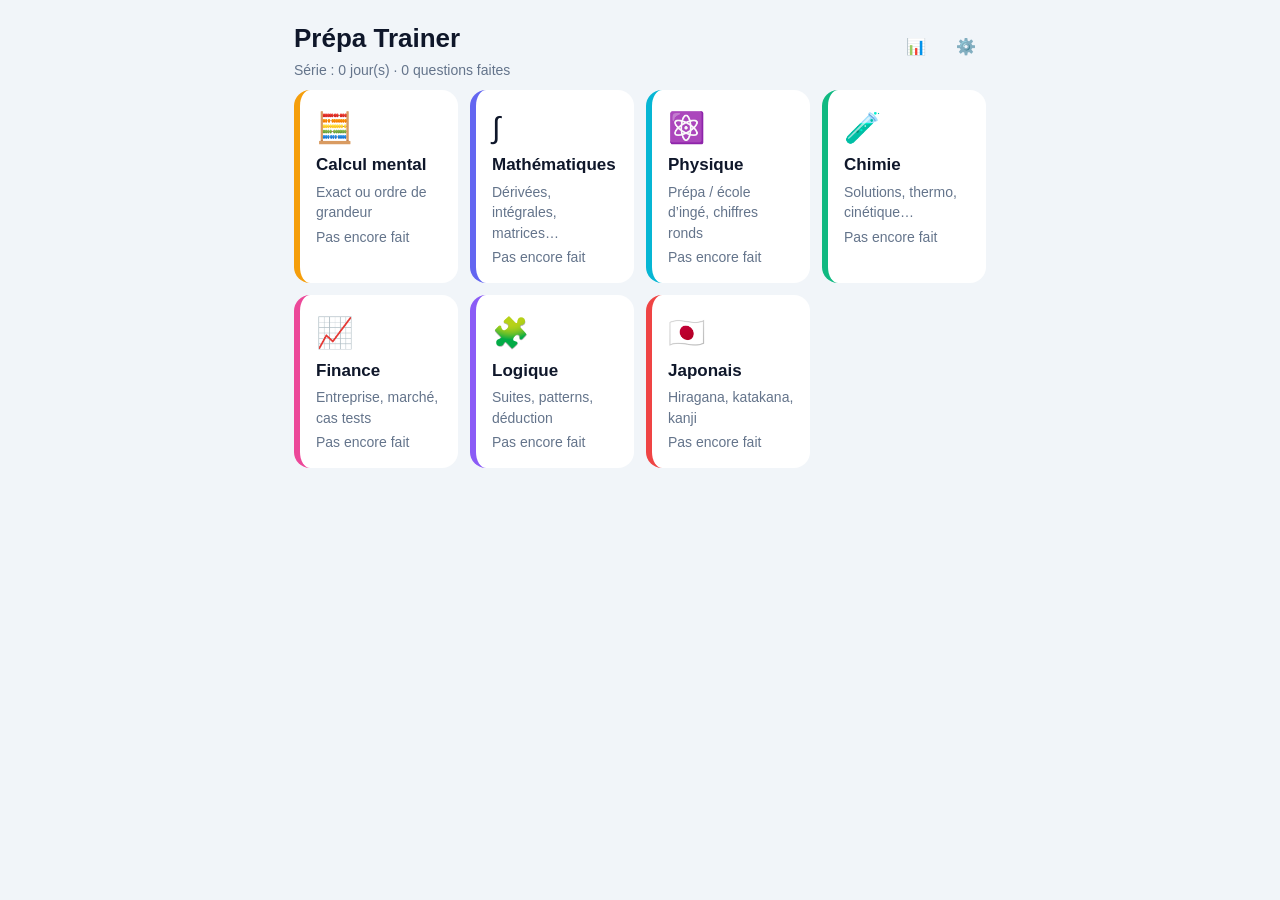
<file: index.html>
<!doctype html>
<html lang="fr">
<head>
<meta charset="utf-8">
<meta name="viewport" content="width=device-width, initial-scale=1, viewport-fit=cover, user-scalable=no">
<meta name="theme-color" content="#0f172a">
<meta name="apple-mobile-web-app-capable" content="yes">
<meta name="mobile-web-app-capable" content="yes">
<meta name="apple-mobile-web-app-status-bar-style" content="black-translucent">
<meta name="apple-mobile-web-app-title" content="Prépa Trainer">
<link rel="manifest" href="manifest.webmanifest">
<link rel="apple-touch-icon" href="icons/icon-180.png">
<link rel="icon" href="icons/icon.svg" type="image/svg+xml">
<title>Prépa Trainer</title>
<link rel="stylesheet" href="styles.css">
</head>
<body>
<div id="app"></div>
<script type="module" src="js/app.js"></script>
</body>
</html>
</file>
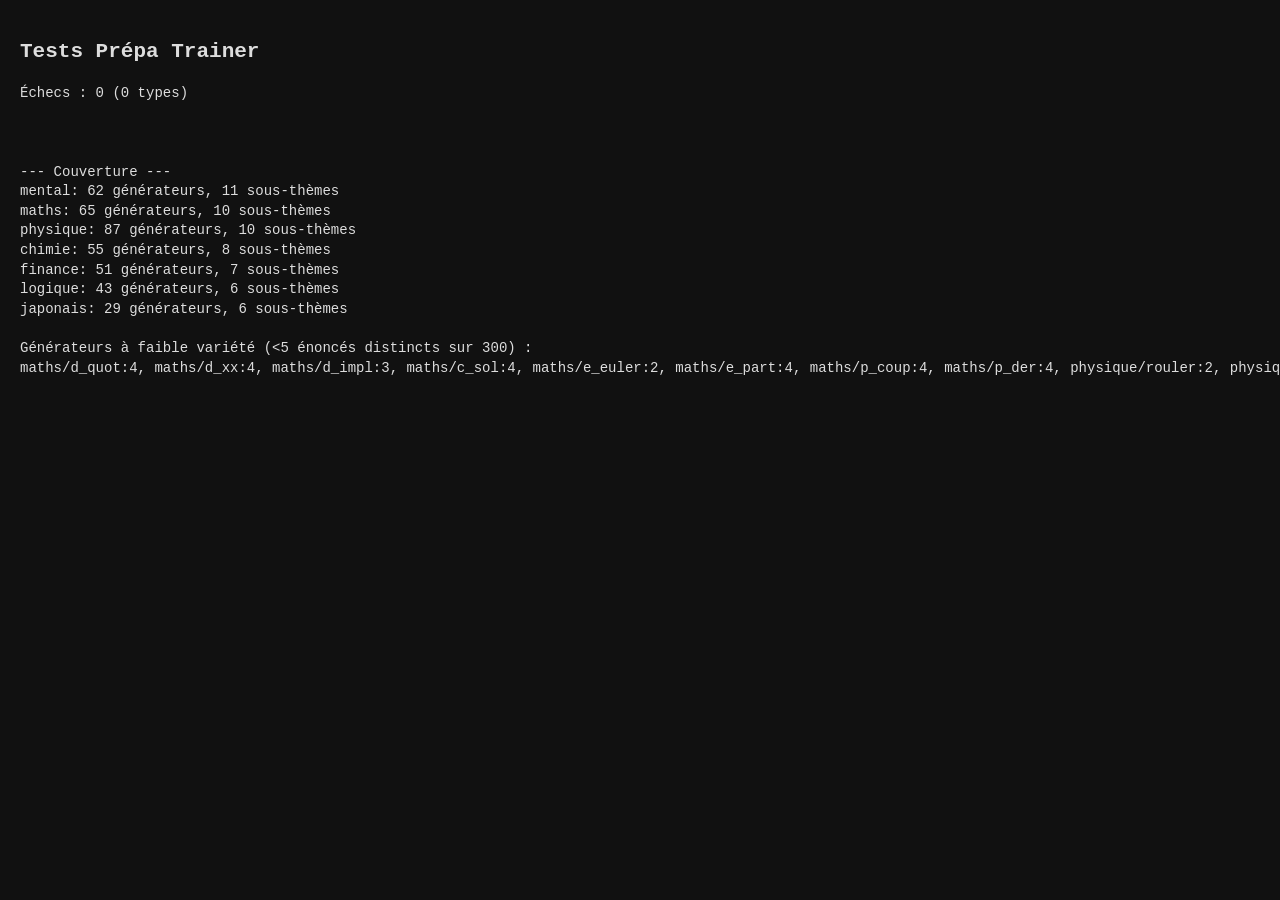
<file: tests.html>
<!doctype html>
<html lang="fr"><head><meta charset="utf-8"><title>Tests Prépa Trainer</title>
<style>body{font:14px/1.4 monospace;background:#111;color:#ddd;padding:12px}.ko{color:#f66}.ok{color:#6c6}</style></head>
<body><h2>Tests Prépa Trainer</h2><pre id="out">Exécution…</pre>
<script type="module">
import { THEMES } from './js/gen/index.js';
import { makeRng } from './js/rng.js';
import { grade, parseExpr, diagnose } from './js/check.js';
import { buildExpl } from './js/engine.js';
const out = document.getElementById('out');
const groups = new Map(); let fails = 0;
const fail = (m) => { fails++; const key = m.split(':')[0] + '|' + m.replace(/[0-9.\-e+]+/g, '#').slice(0, 60); const g = groups.get(key) || { n: 0, ex: m }; g.n++; groups.set(key, g); };
// ---- parseur
const P = [['2+3*4',14],['(2+3)*4',20],['2^10',1024],['2π',2*Math.PI],['√2',Math.SQRT2],['√(16)',4],['1/2',0.5],['3,5',3.5],['10^-3',1e-3],['3×10^8',3e8],['3e8',3e8],['6,6·10⁻³⁴',6.6e-34],['−5',-5],['5²',25],['2⁻¹',0.5],['ln(e)',1],['e^2',Math.exp(2)],['π/4',Math.PI/4],['2e',2*Math.E],['sin(π/6)',0.5],['12 m/s',12],['25 L',25],['3,2 kJ/mol',3.2],['∞',Infinity],['-∞',-Infinity],['5!',120],['50%',50],['2(3+4)',14],['3 π',3*Math.PI],['1,5·10^3 W',1500],['−2,5 V',-2.5],['sqrt(9)',3],['10^(−3)',1e-3],['2^3^2',512],['8 kg',8],['0,5 mol',0.5],['2 sqrt2',2*Math.SQRT2],['4,18 J/(g·K)',4.18]];
for (const [s, v] of P) { let r; try { r = parseExpr(s); } catch (e) { r = 'ERR ' + e.message; } if (!(r === v || Math.abs(r - v) <= 1e-9 * Math.max(1, Math.abs(v)))) fail(`parse « ${s} » = ${r}, attendu ${v}`); }
// ---- générateurs
const stats = {};
for (const th of THEMES) {
  const subs = new Set();
  for (const g of th.gens) {
    subs.add(g.sub);
    const seen = new Set();
    for (let i = 0; i < 300; i++) {
      const r = makeRng(1000 + i * 7919);
      let o;
      try { o = g.gen(r); } catch (e) { fail(`${th.id}/${g.id}: exception ${e.message}`); break; }
      const arr = Array.isArray(o) ? o : [o];
      for (const q of arr) {
        const tag = `${th.id}/${g.id}`;
        if (!q || typeof q !== 'object') { fail(`${tag}: question nulle`); continue; }
        q.kind ||= 'num'; q.lvl = g.lvl; q.mental = !!g.mental; q.sub = g.sub;
        q.expl = buildExpl(q, g);
        seen.add(q.q);
        if (!q.q || String(q.q).includes('undefined') || String(q.q).includes('NaN')) { fail(`${tag}: énoncé invalide: ${q.q}`); continue; }
        if (String(q.expl).includes('undefined') || String(q.expl).includes('NaN')) fail(`${tag}: explication avec undefined/NaN: ${q.q} -> ${q.expl}`);
        if ((q.expl || '').length < 25) fail(`${tag}: explication trop courte`);
        if (q.kind === 'num') {
          if (typeof q.a !== 'number' || Number.isNaN(q.a)) { fail(`${tag}: réponse invalide ${q.a} (${q.q})`); continue; }
          const s = isFinite(q.a) ? String(q.a) : (q.a > 0 ? '∞' : '-∞');
          const gr = grade(q, s, false);
          if (!gr.ok) fail(`${tag}: réponse exacte refusée ${s} (${q.q.slice(0, 80)}) ${gr.error || ''}`);
          if (isFinite(q.a) && q.tol !== undefined && q.a !== 0) { const wv = q.a * 1.37 + 11; const w = grade({ ...q, factor: undefined }, String(wv), false); if (w.ok && Math.abs(wv - q.a) > 3 * (q.tol || 1e-6) * Math.abs(q.a) + 1e-6) fail(`${tag}: réponse fausse acceptée (${q.q.slice(0, 60)}) a=${q.a}`); }
          if (q.chk) { const c = q.chk(); const tol = Math.max(3e-3 * Math.abs(q.a), 3e-3); if (!(Math.abs(c - q.a) <= tol)) fail(`${tag}: vérif. numérique indépendante ${c} ≠ ${q.a} (${q.q.slice(0, 70)})`); }
          if (!diagnose(q, String(q.a + 1)) && false) fail('diag');
        } else if (q.kind === 'list') {
          if (!Array.isArray(q.a) || q.a.some((x) => typeof x !== 'number' || Number.isNaN(x))) { fail(`${tag}: liste invalide`); continue; }
          const gr = grade(q, q.a.map((x) => String(x)).join(' ; '), false);
          if (!gr.ok) fail(`${tag}: liste exacte refusée (${q.q.slice(0, 60)}) ${gr.error || ''}`);
        } else if (q.kind === 'mcq') {
          const uniq = new Set(q.choices);
          if (uniq.size !== q.choices.length) fail(`${tag}: choix en double (${q.q.slice(0, 50)})`);
          if (!(q.a >= 0 && q.a < q.choices.length)) fail(`${tag}: index de bonne réponse invalide`);
          if (q.why && q.why.length !== q.choices.length) fail(`${tag}: why désaligné`);
          if (q.choices.length < 3) fail(`${tag}: moins de 3 choix`);
          if (!grade(q, String(q.a)).ok) fail(`${tag}: bon choix refusé`);
        } else if (q.kind === 'text') {
          if (!grade(q, String(q.a)).ok) fail(`${tag}: texte exact refusé`);
        } else fail(`${tag}: kind inconnu ${q.kind}`);
      }
    }
    stats[th.id] = stats[th.id] || { gens: 0, subs: 0, variety: [] };
    stats[th.id].gens++;
    stats[th.id].variety.push(`${g.id}:${seen.size}`);
  }
  stats[th.id].subs = subs.size;
}
const log = [...groups.values()].sort((a, b) => b.n - a.n).slice(0, 80).map((g) => `✗ [x${g.n}] ${g.ex}`);
let report = `Échecs : ${fails} (${groups.size} types)\n\n` + log.join('\n') + '\n\n--- Couverture ---\n';
for (const [k, v] of Object.entries(stats)) report += `${k}: ${v.gens} générateurs, ${v.subs} sous-thèmes\n`;
const weak = Object.entries(stats).flatMap(([k, v]) => v.variety.filter((x) => +x.split(':')[1] < 5).map((x) => `${k}/${x}`));
report += `\nGénérateurs à faible variété (<5 énoncés distincts sur 300) :\n${weak.join(', ') || 'aucun'}`;
out.textContent = report;
document.title = 'DONE ' + fails;
</script></body></html>
</file>
<file: styles.css>
:root{--bg:#0f172a;--card:#1e293b;--card2:#273449;--tx:#e2e8f0;--mut:#94a3b8;--ok:#22c55e;--ko:#ef4444;--acc:#6366f1;--r:16px}
@media (prefers-color-scheme:light){:root{--bg:#f1f5f9;--card:#fff;--card2:#e8edf4;--tx:#0f172a;--mut:#64748b}}
*{box-sizing:border-box;-webkit-tap-highlight-color:transparent}
html,body{margin:0;background:var(--bg);color:var(--tx);font:16px/1.45 -apple-system,BlinkMacSystemFont,"Segoe UI",Roboto,"Hiragino Sans",sans-serif;overscroll-behavior:none}
#app{max-width:720px;margin:0 auto;padding:max(14px,env(safe-area-inset-top)) 14px max(20px,env(safe-area-inset-bottom))}
h1{font-size:26px;margin:6px 0 2px}h2{font-size:20px;margin:18px 0 8px}.mut{color:var(--mut);font-size:14px}
.top{display:flex;align-items:center;gap:10px;margin-bottom:10px}.top .sp{flex:1}
button{font:inherit;color:inherit;border:0;border-radius:12px;background:var(--card2);padding:12px 14px;cursor:pointer}
button:active{transform:scale(.97)}button.primary{background:var(--acc);color:#fff;font-weight:600}
button.ghost{background:transparent;padding:8px 10px}
.grid{display:grid;grid-template-columns:repeat(auto-fill,minmax(160px,1fr));gap:12px}
.tcard{background:var(--card);border-radius:var(--r);padding:16px;text-align:left;border-left:6px solid var(--c);display:flex;flex-direction:column;gap:4px;min-height:112px}
.tcard .ic{font-size:30px}.tcard b{font-size:17px}
.card{background:var(--card);border-radius:var(--r);padding:16px;margin:12px 0}
.chips{display:flex;flex-wrap:wrap;gap:8px}.chips button{padding:10px 14px}.chips button.on{background:var(--acc);color:#fff}
select{font:inherit;padding:10px;border-radius:10px;background:var(--card2);color:var(--tx);border:0;width:100%}
.q{font-size:19px;white-space:pre-wrap;margin:6px 0 10px}.q.big{font-size:44px;text-align:center;line-height:1.2}
.ctx{background:var(--card2);border-radius:12px;padding:10px 12px;margin-bottom:10px;white-space:pre-wrap;font-size:15px}
.consts{font-size:13px;color:var(--mut);margin-bottom:8px}
.qsvg svg{max-width:100%;height:auto;display:block;margin:0 auto 10px}
.bar{height:6px;background:var(--card2);border-radius:3px;overflow:hidden;margin-bottom:10px}.bar>i{display:block;height:100%;background:var(--acc)}
.ans{display:flex;gap:8px}.ans input{flex:1;font:inherit;font-size:22px;padding:12px;border-radius:12px;border:2px solid var(--card2);background:var(--card);color:var(--tx);min-width:0}
.ans input:focus{outline:none;border-color:var(--acc)}
.choices{display:grid;gap:8px}.choices button{text-align:left;padding:14px;background:var(--card2);font-size:17px}
.choices.svgc{grid-template-columns:repeat(auto-fit,minmax(110px,1fr))}.choices.svgc button{text-align:center}.choices.svgc svg{width:100%;height:auto}
.choices button.good{background:var(--ok);color:#fff}.choices button.bad{background:var(--ko);color:#fff}
.fb{border-radius:12px;padding:12px;margin:10px 0;white-space:pre-wrap}.fb.ok{background:rgba(34,197,94,.18);border:1px solid var(--ok)}.fb.ko{background:rgba(239,68,68,.18);border:1px solid var(--ko)}
.fb b.t{display:block;margin-bottom:4px}
.kp{margin-top:12px}.kp-tabs{display:flex;gap:6px;margin-bottom:6px}.kp-tabs button{flex:1;padding:8px}.kp-tabs button.on{background:var(--acc);color:#fff}
.kp-row{display:grid;grid-template-columns:repeat(6,1fr);gap:6px;margin-bottom:6px}.kp-row button{padding:12px 0;font-size:18px;min-width:0}
.stat{display:flex;align-items:center;gap:10px;margin:6px 0}.stat .n{width:110px;font-size:14px}.stat .b{flex:1;height:10px;background:var(--card2);border-radius:5px;overflow:hidden}.stat .b i{display:block;height:100%}.stat .v{width:92px;text-align:right;font-size:13px;color:var(--mut)}
.big-num{font-size:48px;font-weight:700}.row{display:flex;gap:10px;flex-wrap:wrap}.row>*{flex:1}
.timer{font-variant-numeric:tabular-nums;color:var(--mut)}
textarea{width:100%;min-height:90px;border-radius:10px;border:0;background:var(--card2);color:var(--tx);padding:10px;font:12px monospace}
</file>
